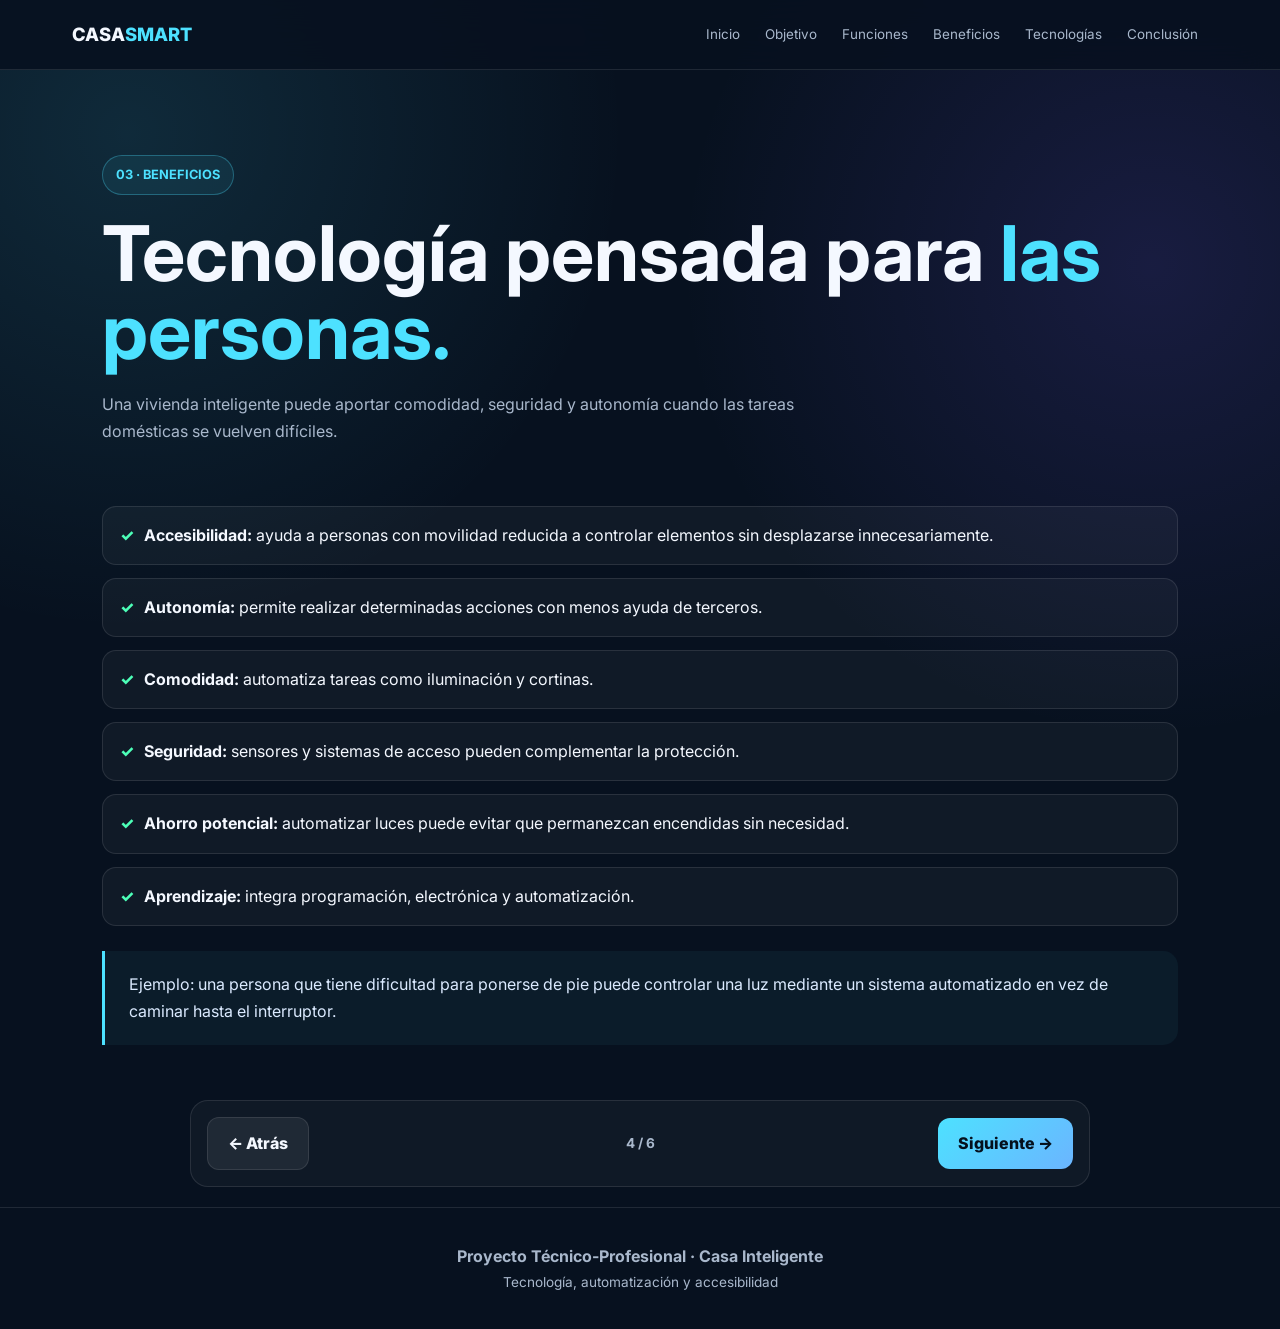
<file: beneficios.html>
<!DOCTYPE html><html lang="es"><head><meta charset="UTF-8"><meta name="viewport" content="width=device-width, initial-scale=1.0"><title>Beneficios | Casa Inteligente</title><link rel="stylesheet" href="style.css"></head><body><header><div class="nav"><a class="logo" href="index.html">CASA<span>SMART</span></a><nav><a href="index.html">Inicio</a><a href="objetivo.html">Objetivo</a><a href="funciones.html">Funciones</a><a href="beneficios.html">Beneficios</a><a href="tecnologias.html">Tecnologías</a><a href="conclusion.html">Conclusión</a></nav></div></header><main><div class="container"><div class="page-hero reveal"><span class="badge">03 · BENEFICIOS</span><h1>Tecnología pensada para <span>las personas.</span></h1><p>Una vivienda inteligente puede aportar comodidad, seguridad y autonomía cuando las tareas domésticas se vuelven difíciles.</p></div><ul class="list reveal"><li><strong>Accesibilidad:</strong> ayuda a personas con movilidad reducida a controlar elementos sin desplazarse innecesariamente.</li><li><strong>Autonomía:</strong> permite realizar determinadas acciones con menos ayuda de terceros.</li><li><strong>Comodidad:</strong> automatiza tareas como iluminación y cortinas.</li><li><strong>Seguridad:</strong> sensores y sistemas de acceso pueden complementar la protección.</li><li><strong>Ahorro potencial:</strong> automatizar luces puede evitar que permanezcan encendidas sin necesidad.</li><li><strong>Aprendizaje:</strong> integra programación, electrónica y automatización.</li></ul><div class="quote reveal">Ejemplo: una persona que tiene dificultad para ponerse de pie puede controlar una luz mediante un sistema automatizado en vez de caminar hasta el interruptor.</div></div><div class="page-navigation reveal"><a class="page-btn back" href="funciones.html">← Atrás</a><span class="page-counter">4 / 6</span><a class="page-btn next" href="tecnologias.html">Siguiente →</a></div></main><footer><strong>Proyecto Técnico-Profesional · Casa Inteligente</strong><p class="small">Tecnología, automatización y accesibilidad</p></footer><script src="script.js"></script></body></html>
</file>
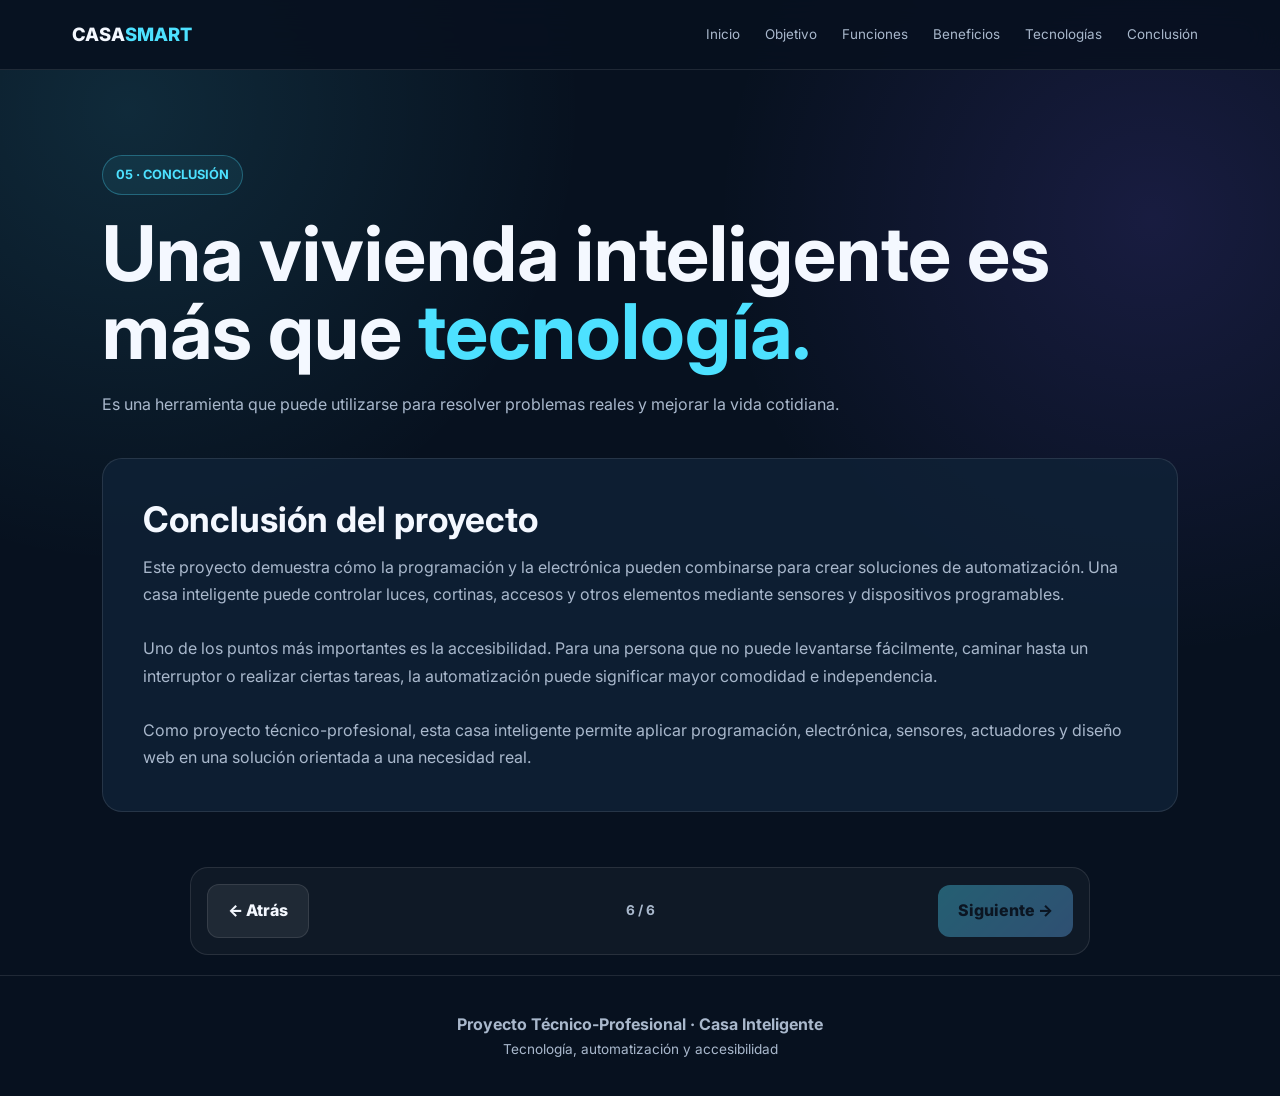
<file: conclusion.html>
<!DOCTYPE html><html lang="es"><head><meta charset="UTF-8"><meta name="viewport" content="width=device-width, initial-scale=1.0"><title>Conclusión | Casa Inteligente</title><link rel="stylesheet" href="style.css"></head><body><header><div class="nav"><a class="logo" href="index.html">CASA<span>SMART</span></a><nav><a href="index.html">Inicio</a><a href="objetivo.html">Objetivo</a><a href="funciones.html">Funciones</a><a href="beneficios.html">Beneficios</a><a href="tecnologias.html">Tecnologías</a><a href="conclusion.html">Conclusión</a></nav></div></header><main><div class="container"><div class="page-hero reveal"><span class="badge">05 · CONCLUSIÓN</span><h1>Una vivienda inteligente es más que <span>tecnología.</span></h1><p>Es una herramienta que puede utilizarse para resolver problemas reales y mejorar la vida cotidiana.</p></div><div class="card reveal" style="padding:40px"><h2>Conclusión del proyecto</h2><p>Este proyecto demuestra cómo la programación y la electrónica pueden combinarse para crear soluciones de automatización. Una casa inteligente puede controlar luces, cortinas, accesos y otros elementos mediante sensores y dispositivos programables.</p><br><p>Uno de los puntos más importantes es la accesibilidad. Para una persona que no puede levantarse fácilmente, caminar hasta un interruptor o realizar ciertas tareas, la automatización puede significar mayor comodidad e independencia.</p><br><p>Como proyecto técnico-profesional, esta casa inteligente permite aplicar programación, electrónica, sensores, actuadores y diseño web en una solución orientada a una necesidad real.</p></div></div><div class="page-navigation reveal"><a class="page-btn back" href="tecnologias.html">← Atrás</a><span class="page-counter">6 / 6</span><span class="page-btn next disabled">Siguiente →</span></div></main><footer><strong>Proyecto Técnico-Profesional · Casa Inteligente</strong><p class="small">Tecnología, automatización y accesibilidad</p></footer><script src="script.js"></script></body></html>
</file>
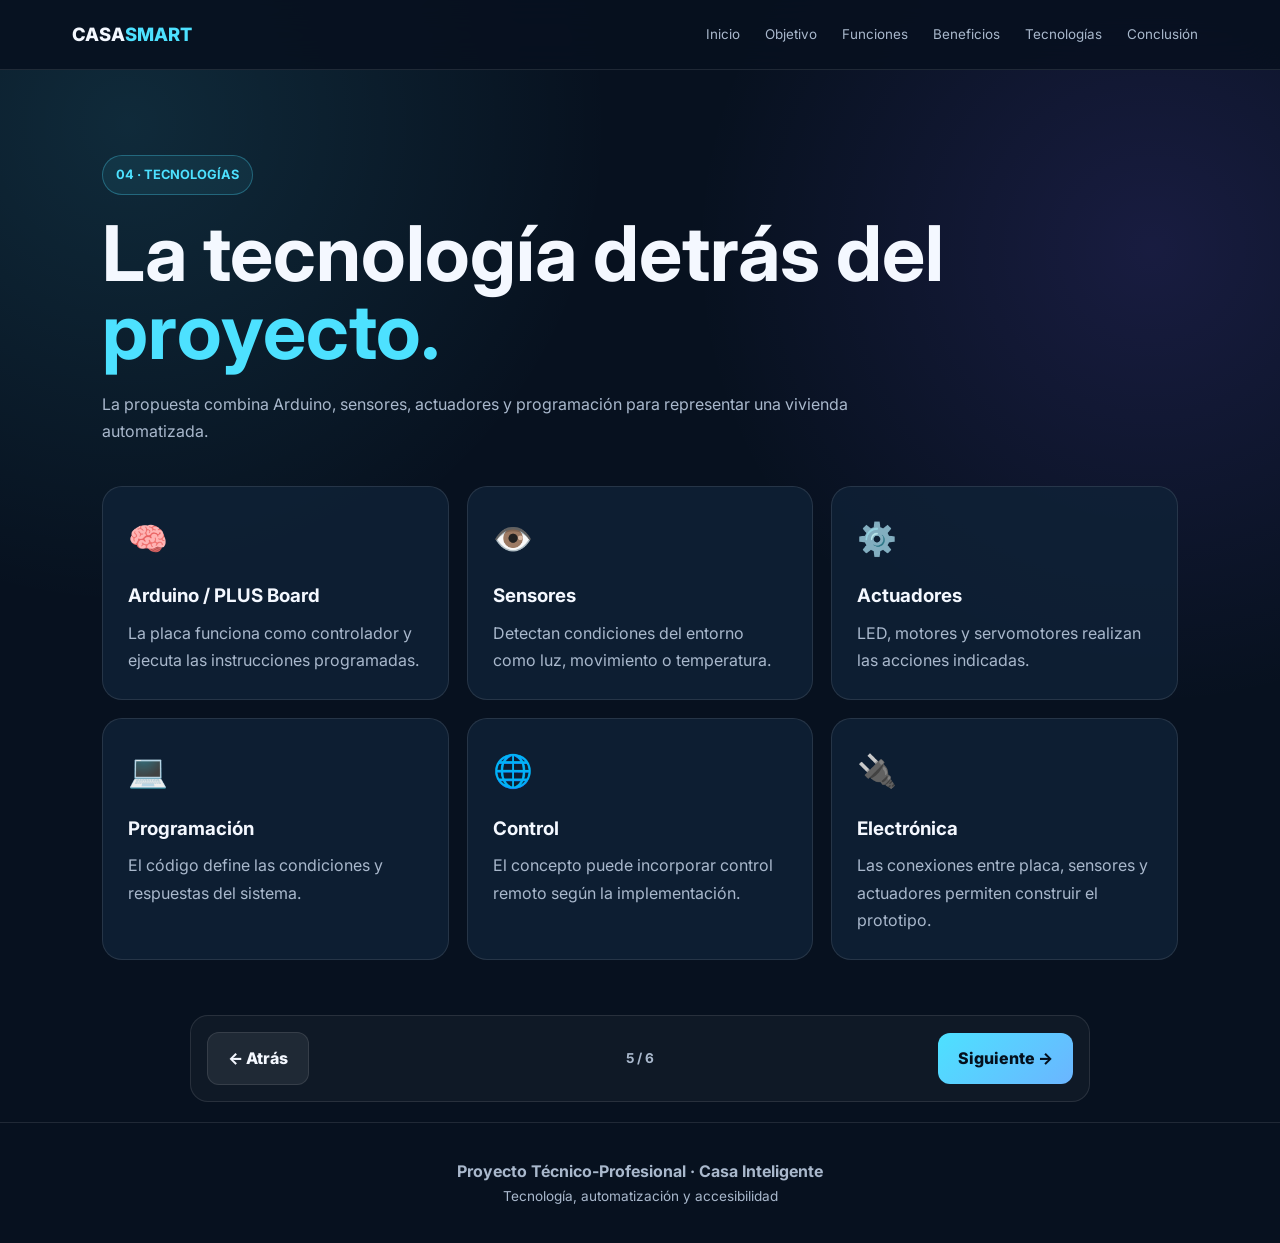
<file: tecnologias.html>
<!DOCTYPE html><html lang="es"><head><meta charset="UTF-8"><meta name="viewport" content="width=device-width, initial-scale=1.0"><title>Tecnologías | Casa Inteligente</title><link rel="stylesheet" href="style.css"></head><body><header><div class="nav"><a class="logo" href="index.html">CASA<span>SMART</span></a><nav><a href="index.html">Inicio</a><a href="objetivo.html">Objetivo</a><a href="funciones.html">Funciones</a><a href="beneficios.html">Beneficios</a><a href="tecnologias.html">Tecnologías</a><a href="conclusion.html">Conclusión</a></nav></div></header><main><div class="container"><div class="page-hero reveal"><span class="badge">04 · TECNOLOGÍAS</span><h1>La tecnología detrás del <span>proyecto.</span></h1><p>La propuesta combina Arduino, sensores, actuadores y programación para representar una vivienda automatizada.</p></div><div class="grid reveal"><div class="card"><div class="icon">🧠</div><h3>Arduino / PLUS Board</h3><p>La placa funciona como controlador y ejecuta las instrucciones programadas.</p></div><div class="card"><div class="icon">👁️</div><h3>Sensores</h3><p>Detectan condiciones del entorno como luz, movimiento o temperatura.</p></div><div class="card"><div class="icon">⚙️</div><h3>Actuadores</h3><p>LED, motores y servomotores realizan las acciones indicadas.</p></div><div class="card"><div class="icon">💻</div><h3>Programación</h3><p>El código define las condiciones y respuestas del sistema.</p></div><div class="card"><div class="icon">🌐</div><h3>Control</h3><p>El concepto puede incorporar control remoto según la implementación.</p></div><div class="card"><div class="icon">🔌</div><h3>Electrónica</h3><p>Las conexiones entre placa, sensores y actuadores permiten construir el prototipo.</p></div></div></div><div class="page-navigation reveal"><a class="page-btn back" href="beneficios.html">← Atrás</a><span class="page-counter">5 / 6</span><a class="page-btn next" href="conclusion.html">Siguiente →</a></div></main><footer><strong>Proyecto Técnico-Profesional · Casa Inteligente</strong><p class="small">Tecnología, automatización y accesibilidad</p></footer><script src="script.js"></script></body></html>
</file>
<file: style.css>
@import url('https://fonts.googleapis.com/css2?family=Inter:wght@400;500;600;700;800&display=swap');
:root{--bg:#07111f;--card:#102238;--line:rgba(255,255,255,.1);--text:#f4f8ff;--muted:#a9b8cc;--accent:#4de1ff;--accent2:#7c5cff;--success:#4dffb8}
*{box-sizing:border-box;margin:0;padding:0}html{scroll-behavior:smooth}body{font-family:Inter,sans-serif;background:radial-gradient(circle at 10% 10%,rgba(77,225,255,.12),transparent 30%),radial-gradient(circle at 90% 20%,rgba(124,92,255,.15),transparent 30%),var(--bg);color:var(--text);line-height:1.7}a{color:inherit;text-decoration:none}img{max-width:100%;display:block}
header{position:sticky;top:0;z-index:100;background:rgba(7,17,31,.88);backdrop-filter:blur(16px);border-bottom:1px solid var(--line)}
.nav{max-width:1180px;margin:auto;padding:15px 22px;display:flex;align-items:center;justify-content:space-between;gap:20px}.logo{font-size:1.15rem;font-weight:800}.logo span{color:var(--accent)}
nav{display:flex;flex-wrap:wrap;gap:5px}nav a{padding:8px 10px;border-radius:10px;color:var(--muted);font-size:.84rem}nav a:hover,nav a.active{color:white;background:rgba(77,225,255,.1)}
.container{max-width:1120px;margin:auto;padding:0 22px}.hero{min-height:88vh;display:grid;grid-template-columns:1.05fr .95fr;align-items:center;gap:55px;padding:70px 0}.badge{display:inline-flex;padding:8px 13px;border:1px solid rgba(77,225,255,.3);border-radius:999px;color:var(--accent);background:rgba(77,225,255,.07);font-size:.8rem;font-weight:700}
h1{font-size:clamp(2.8rem,6vw,5.3rem);line-height:1.02;margin:20px 0}h1 span{color:var(--accent)}h2{font-size:2.2rem;line-height:1.15;margin-bottom:14px}h3{margin-bottom:8px}.lead{font-size:1.1rem;color:var(--muted);max-width:680px}
.buttons{display:flex;flex-wrap:wrap;gap:12px;margin-top:28px}.btn{padding:13px 19px;border-radius:12px;font-weight:700;border:1px solid var(--line)}.btn.primary{background:linear-gradient(135deg,var(--accent),#6bb5ff);color:#04101d;border:none}.btn.secondary{background:rgba(255,255,255,.05)}
.hero-image,.feature-image{border:1px solid var(--line);border-radius:25px;overflow:hidden;box-shadow:0 25px 80px rgba(0,0,0,.35);background:#102238}.hero-image img{width:100%;aspect-ratio:1/1;object-fit:cover}.feature-image{margin:30px 0}.feature-image img{width:100%;max-height:520px;object-fit:cover}
section{padding:90px 0}.section-head{max-width:760px;margin-bottom:35px}.section-head p,.page-hero p{color:var(--muted)}.grid{display:grid;grid-template-columns:repeat(3,1fr);gap:18px}.card{background:rgba(16,34,56,.8);border:1px solid var(--line);border-radius:20px;padding:25px;transition:.3s}.card:hover{transform:translateY(-5px);border-color:rgba(77,225,255,.3)}.icon{font-size:2rem;margin-bottom:14px}.card p{color:var(--muted)}
.page-hero{padding:85px 0 40px}.page-hero p{max-width:780px}.list{display:grid;gap:13px;margin-top:20px}.list li{list-style:none;padding:15px 17px;background:rgba(255,255,255,.04);border:1px solid var(--line);border-radius:14px}.list li::before{content:"✓";color:var(--success);font-weight:800;margin-right:10px}.quote{border-left:3px solid var(--accent);padding:20px 24px;background:rgba(77,225,255,.05);border-radius:0 15px 15px 0;color:#dbeaff;margin-top:25px}
.stats{display:grid;grid-template-columns:repeat(4,1fr);gap:14px;margin-top:25px}.stat{text-align:center;padding:22px;border:1px solid var(--line);border-radius:18px;background:rgba(255,255,255,.035)}.stat strong{display:block;font-size:1.5rem;color:var(--accent)}
.page-navigation{max-width:900px;margin:55px auto 20px;padding:16px;display:grid;grid-template-columns:1fr auto 1fr;align-items:center;gap:15px;border:1px solid var(--line);border-radius:18px;background:rgba(255,255,255,.035)}.page-btn{display:inline-flex;align-items:center;justify-content:center;min-height:50px;padding:12px 20px;border-radius:12px;font-weight:800;transition:.25s}.page-btn.back{justify-self:start;background:rgba(255,255,255,.07);border:1px solid var(--line)}.page-btn.next{justify-self:end;background:linear-gradient(135deg,var(--accent),#6bb5ff);color:#04101d}.page-btn:hover{transform:translateY(-2px)}.page-counter{color:var(--muted);font-size:.85rem;font-weight:700}.disabled{opacity:.35;pointer-events:none}
footer{border-top:1px solid var(--line);padding:35px 0;color:var(--muted);text-align:center}.small{font-size:.85rem}.reveal{opacity:0;transform:translateY(18px);transition:.7s}.reveal.show{opacity:1;transform:none}
@media(max-width:850px){.hero{grid-template-columns:1fr;padding:55px 0}.grid{grid-template-columns:1fr 1fr}nav{display:none}}
@media(max-width:560px){.grid{grid-template-columns:1fr}.stats{grid-template-columns:1fr 1fr}h1{font-size:3rem}.page-navigation{position:sticky;bottom:10px;z-index:50;grid-template-columns:1fr 48px 1fr;padding:10px;background:rgba(7,17,31,.95);backdrop-filter:blur(14px);box-shadow:0 10px 35px rgba(0,0,0,.35)}.page-btn{min-height:46px;padding:10px 7px;font-size:.82rem}.page-counter{font-size:.72rem}}
</file>
